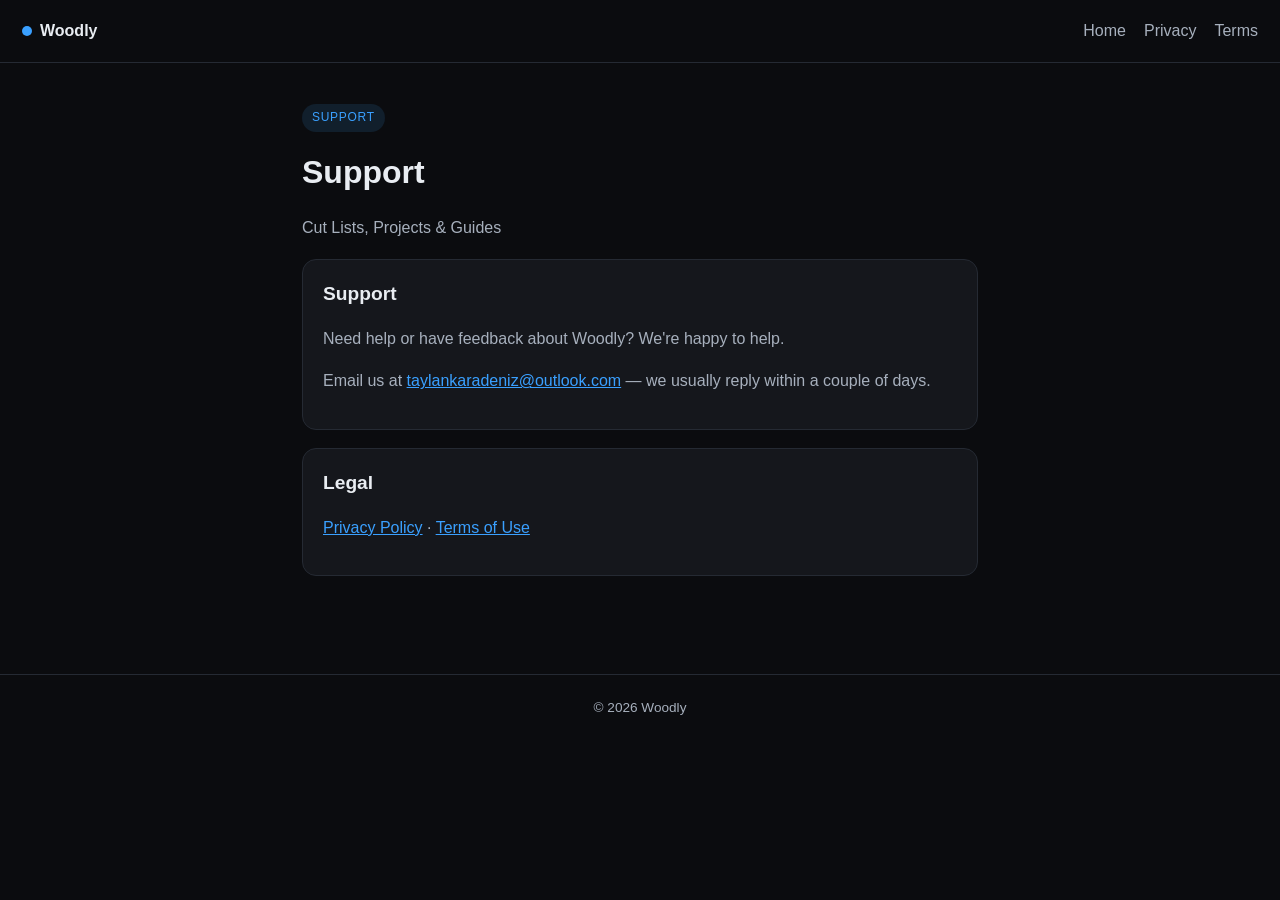
<file: index.html>
<!DOCTYPE html>
<html lang="en"><head><meta charset="utf-8">
<meta name="viewport" content="width=device-width, initial-scale=1">
<title>Woodly — Support</title>
<link rel="stylesheet" href="style.css"></head><body>
<nav><a class="brand" href="./"><span class="dot"></span> Woodly</a>
<div class="links"><a href="index.html">Home</a><a href="privacy.html">Privacy</a><a href="terms.html">Terms</a></div></nav>
<div class="wrap"><span class="tag">Support</span><h1>Support</h1>
<p class="muted">Cut Lists, Projects & Guides</p>
<div class="card"><h2 style="margin-top:0">Support</h2>
<p class="muted">Need help or have feedback about Woodly? We're happy to help.</p>
<p class="muted">Email us at <a href="mailto:taylankaradeniz@outlook.com">taylankaradeniz@outlook.com</a> — we usually reply within a couple of days.</p></div>
<div class="card"><h2 style="margin-top:0">Legal</h2>
<p class="muted"><a href="privacy.html">Privacy Policy</a> · <a href="terms.html">Terms of Use</a></p></div>
</div><footer>© 2026 Woodly</footer></body></html>
</file>
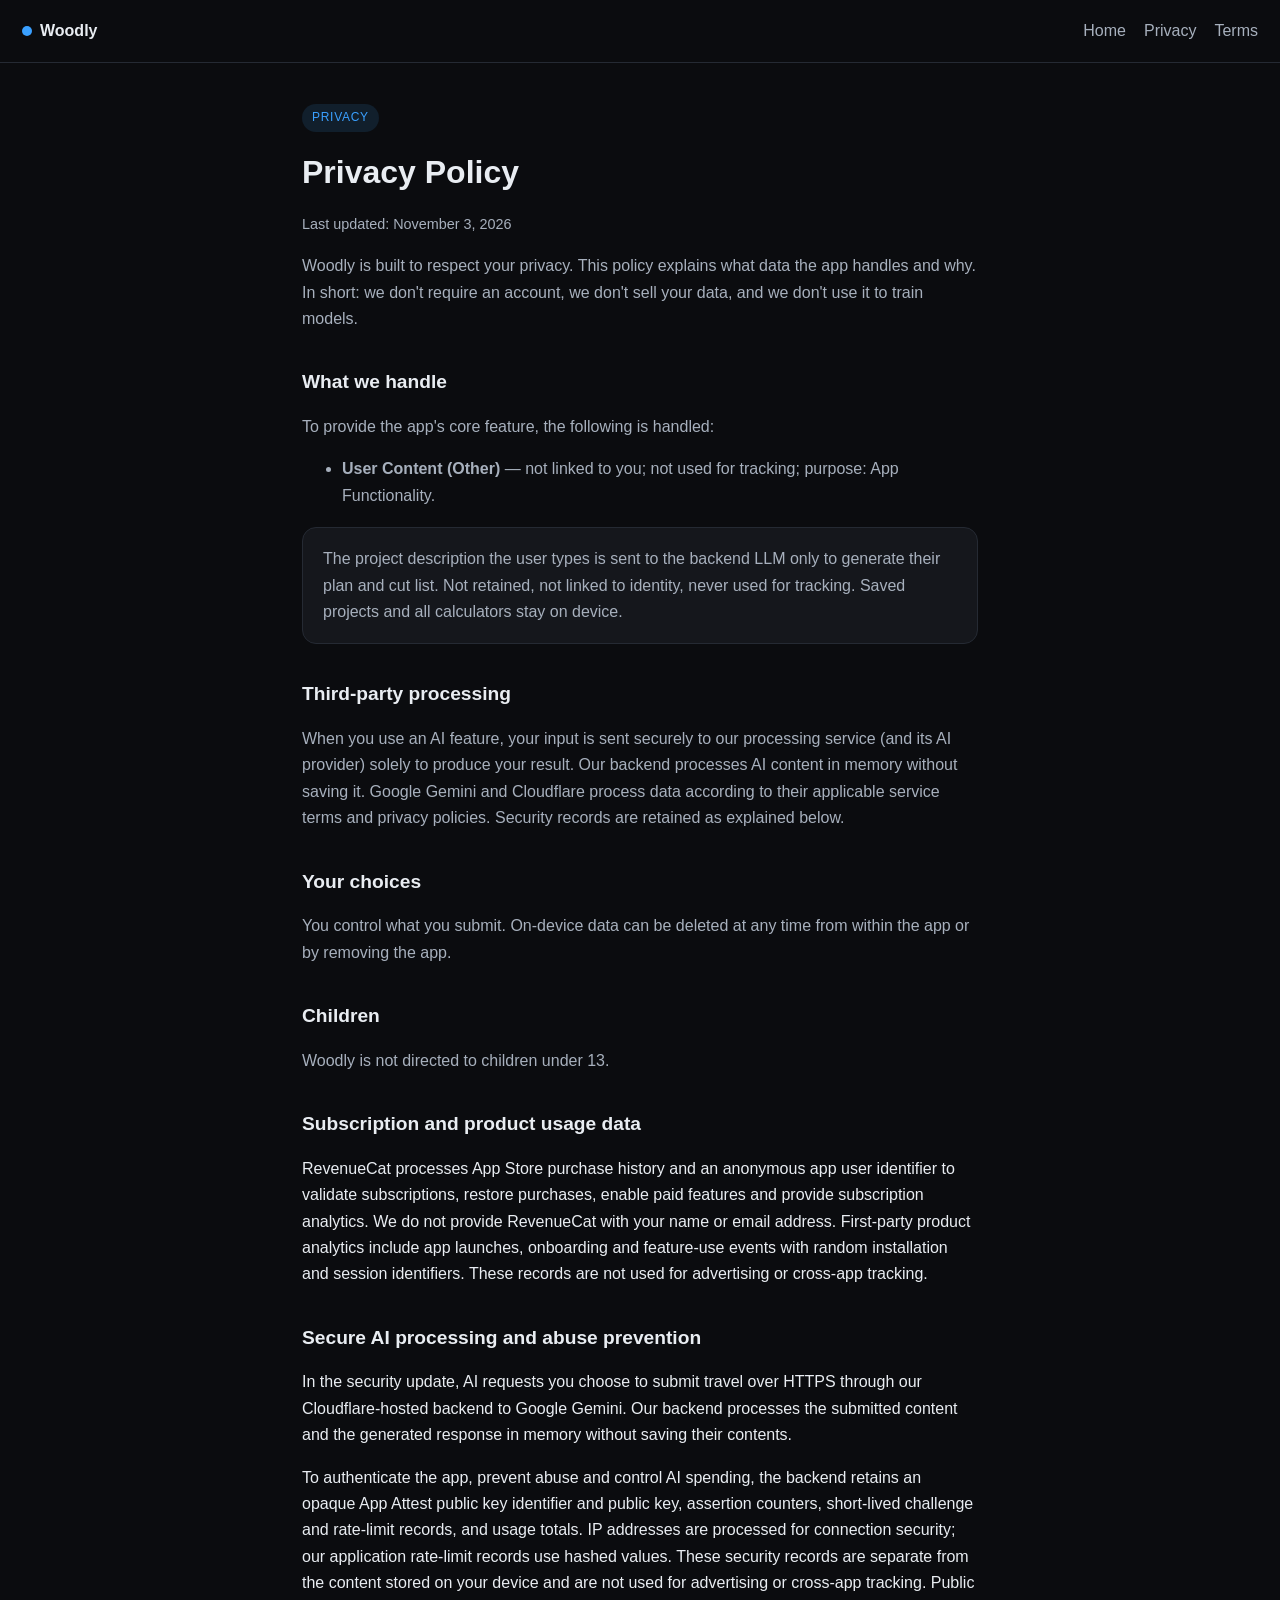
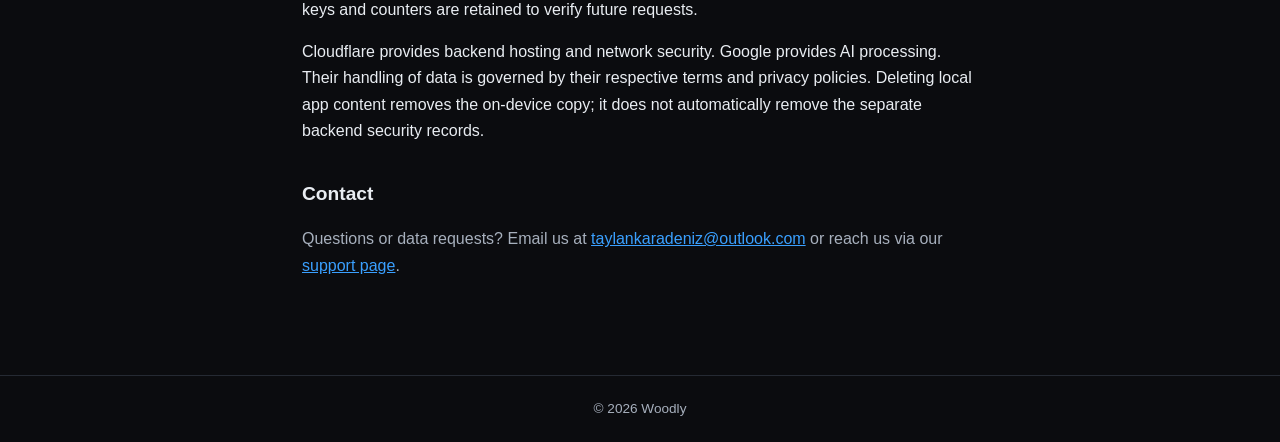
<file: privacy.html>
<!DOCTYPE html>
<html lang="en"><head><meta charset="utf-8">
<meta name="viewport" content="width=device-width, initial-scale=1">
<title>Woodly — Privacy Policy</title>
<link rel="stylesheet" href="style.css"></head><body>
<nav><a class="brand" href="./"><span class="dot"></span> Woodly</a>
<div class="links"><a href="index.html">Home</a><a href="privacy.html">Privacy</a><a href="terms.html">Terms</a></div></nav>
<div class="wrap"><span class="tag">Privacy</span><h1>Privacy Policy</h1>
<p class="small">Last updated: November 3, 2026</p>
<p class="muted">Woodly is built to respect your privacy. This policy explains what data the app
handles and why. In short: we don't require an account, we don't sell your data, and we don't use
it to train models.</p>
<h2>What we handle</h2><p class='muted'>To provide the app's core feature, the following is handled:</p><ul class='muted'><li><strong>User Content (Other)</strong> — not linked to you; not used for tracking; purpose: App Functionality.</li></ul><div class='card muted'>The project description the user types is sent to the backend LLM only to generate their plan and cut list. Not retained, not linked to identity, never used for tracking. Saved projects and all calculators stay on device.</div>
<h2>Third-party processing</h2>
<p class="muted">When you use an AI feature, your input is sent securely to our processing service
(and its AI provider) solely to produce your result. Our backend processes AI content in memory without saving it. Google Gemini and Cloudflare process data according to their applicable service terms and privacy policies. Security records are retained as explained below.</p>
<h2>Your choices</h2>
<p class="muted">You control what you submit. On-device data can be deleted at any time from within
the app or by removing the app.</p>
<h2>Children</h2>
<p class="muted">Woodly is not directed to children under 13.</p>
<h2>Subscription and product usage data</h2><p>RevenueCat processes App Store purchase history and an anonymous app user identifier to validate subscriptions, restore purchases, enable paid features and provide subscription analytics. We do not provide RevenueCat with your name or email address. First-party product analytics include app launches, onboarding and feature-use events with random installation and session identifiers. These records are not used for advertising or cross-app tracking.</p><section id="secure-ai-processing-20261031"><h2>Secure AI processing and abuse prevention</h2>
<p>In the security update, AI requests you choose to submit travel over HTTPS through our Cloudflare-hosted backend to Google Gemini. Our backend processes the submitted content and the generated response in memory without saving their contents.</p>
<p>To authenticate the app, prevent abuse and control AI spending, the backend retains an opaque App Attest public key identifier and public key, assertion counters, short-lived challenge and rate-limit records, and usage totals. IP addresses are processed for connection security; our application rate-limit records use hashed values. These security records are separate from the content stored on your device and are not used for advertising or cross-app tracking. Public keys and counters are retained to verify future requests.</p>
<p>Cloudflare provides backend hosting and network security. Google provides AI processing. Their handling of data is governed by their respective terms and privacy policies. Deleting local app content removes the on-device copy; it does not automatically remove the separate backend security records.</p></section>
<h2>Contact</h2>
<p class="muted">Questions or data requests? Email us at <a href="mailto:taylankaradeniz@outlook.com">taylankaradeniz@outlook.com</a> or reach us via our <a href="index.html">support page</a>.</p>
</div><footer>© 2026 Woodly</footer></body></html>
</file>
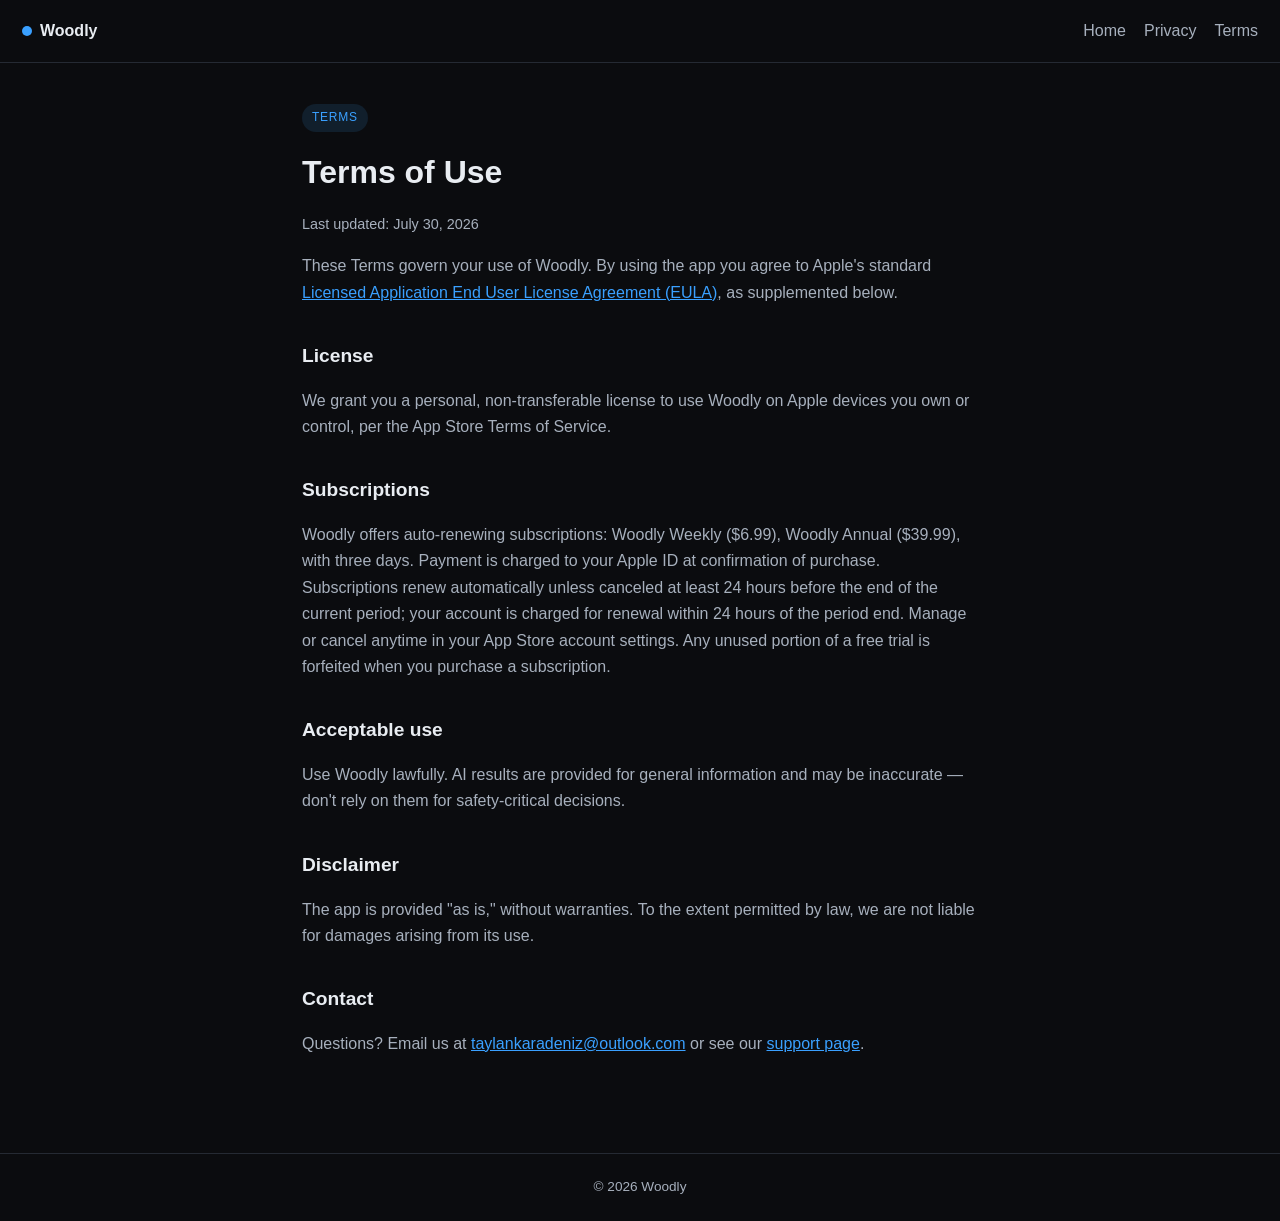
<file: terms.html>
<!DOCTYPE html>
<html lang="en"><head><meta charset="utf-8">
<meta name="viewport" content="width=device-width, initial-scale=1">
<title>Woodly — Terms of Use</title>
<link rel="stylesheet" href="style.css"></head><body>
<nav><a class="brand" href="./"><span class="dot"></span> Woodly</a>
<div class="links"><a href="index.html">Home</a><a href="privacy.html">Privacy</a><a href="terms.html">Terms</a></div></nav>
<div class="wrap"><span class="tag">Terms</span><h1>Terms of Use</h1>
<p class="small">Last updated: July 30, 2026</p>
<p class="muted">These Terms govern your use of Woodly. By using the app you agree to Apple's
standard <a href="https://www.apple.com/legal/internet-services/itunes/dev/stdeula/">Licensed
Application End User License Agreement (EULA)</a>, as supplemented below.</p>
<h2>License</h2>
<p class="muted">We grant you a personal, non-transferable license to use Woodly on Apple devices
you own or control, per the App Store Terms of Service.</p>
<h2>Subscriptions</h2>
<p class="muted">Woodly offers auto-renewing subscriptions: Woodly Weekly ($6.99), Woodly Annual ($39.99),
with three days. Payment is charged to your Apple ID at confirmation of purchase. Subscriptions
renew automatically unless canceled at least 24 hours before the end of the current period; your
account is charged for renewal within 24 hours of the period end. Manage or cancel anytime in your
App Store account settings. Any unused portion of a free trial is forfeited when you purchase a subscription.</p>
<h2>Acceptable use</h2>
<p class="muted">Use Woodly lawfully. AI results are provided for general information and may be
inaccurate — don't rely on them for safety-critical decisions.</p>
<h2>Disclaimer</h2>
<p class="muted">The app is provided "as is," without warranties. To the extent permitted by law,
we are not liable for damages arising from its use.</p>
<h2>Contact</h2>
<p class="muted">Questions? Email us at <a href="mailto:taylankaradeniz@outlook.com">taylankaradeniz@outlook.com</a> or see our <a href="index.html">support page</a>.</p>
</div><footer>© 2026 Woodly</footer></body></html>
</file>
<file: style.css>
:root{--bg:#0b0c0f;--card:#15171c;--fg:#e9edf2;--muted:#a7b0bd;--accent:#3aa0ff;--line:#252a33}
*{box-sizing:border-box}body{margin:0;background:var(--bg);color:var(--fg);
font:16px/1.65 -apple-system,BlinkMacSystemFont,"Segoe UI",Roboto,Helvetica,Arial,sans-serif}
nav{display:flex;align-items:center;justify-content:space-between;padding:18px 22px;border-bottom:1px solid var(--line)}
nav .brand{font-weight:700;text-decoration:none;color:var(--fg);display:flex;align-items:center;gap:8px}
nav .dot{width:10px;height:10px;border-radius:50%;background:var(--accent);display:inline-block}
nav .links a{color:var(--muted);text-decoration:none;margin-left:18px}
.wrap{max-width:720px;margin:0 auto;padding:40px 22px 80px}
.tag{display:inline-block;font-size:12px;letter-spacing:.06em;text-transform:uppercase;color:var(--accent);
background:rgba(58,160,255,.12);padding:4px 10px;border-radius:999px}
h1{font-size:2rem;margin:14px 0 4px}h2{margin-top:34px;font-size:1.2rem}
.small{color:var(--muted);font-size:.9rem}.muted{color:var(--muted)}
a{color:var(--accent)}.card{background:var(--card);border:1px solid var(--line);border-radius:14px;padding:18px 20px;margin:18px 0}
footer{border-top:1px solid var(--line);color:var(--muted);font-size:.85rem;padding:22px;text-align:center}
</file>
